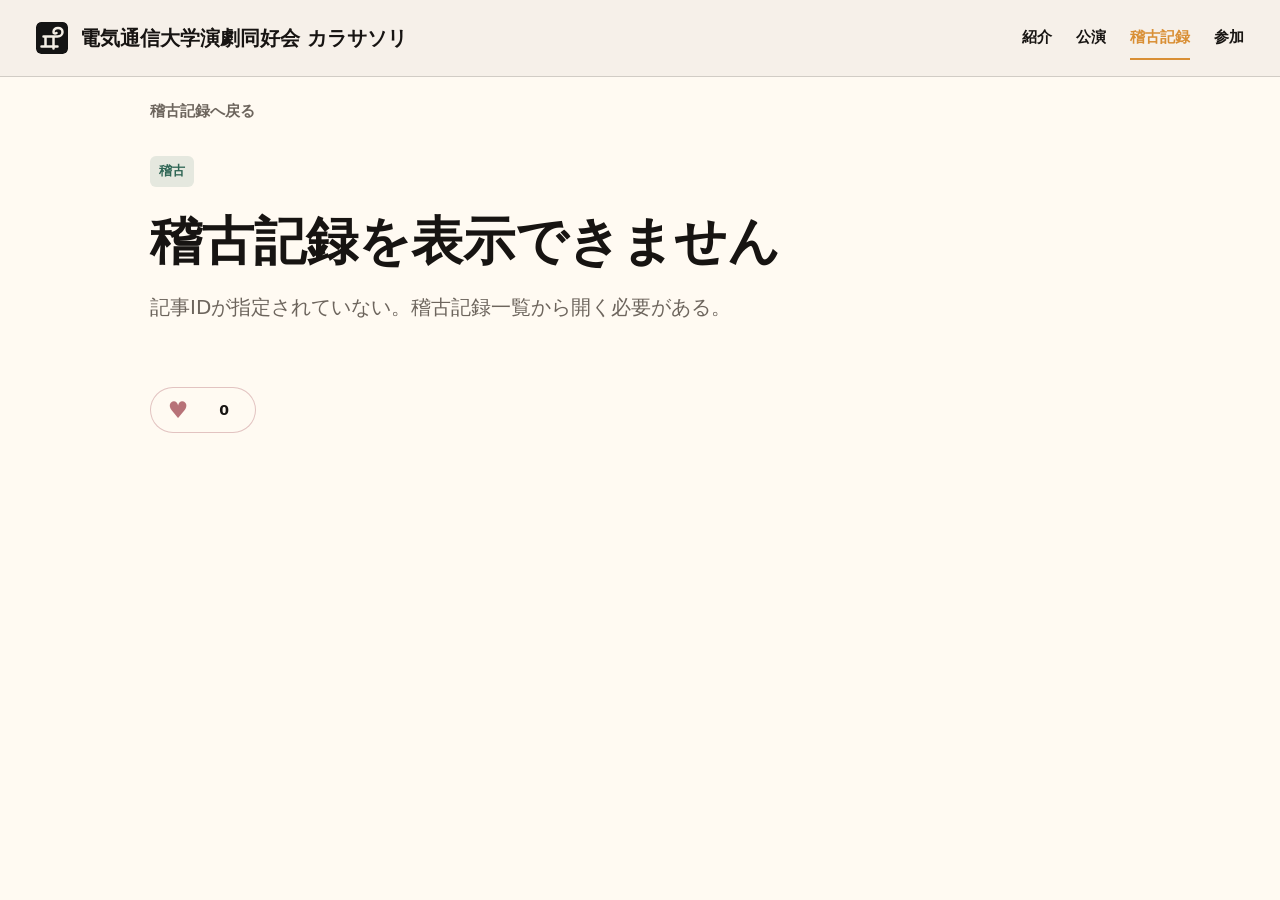
<file: article.html>
<!doctype html>
<html lang="ja">
  <head>
    <meta charset="utf-8" />
    <meta name="viewport" content="width=device-width, initial-scale=1.0, viewport-fit=cover" />
    <title>稽古記録 | 電気通信大学演劇同好会 カラサソリ</title>
    <link rel="icon" href="./assets/site-icon.svg" />
    <meta name="description" content="電気通信大学演劇同好会 カラサソリの稽古記録。稽古、制作、告知の本文を表示します。" />
    <link rel="stylesheet" href="./styles.css?v=20260713a" />
  </head>
  <body class="article-page">
    <header class="site-header is-solid" data-header>
      <a class="brand" href="./index.html#top" aria-label="電気通信大学演劇同好会 カラサソリ トップへ">
        <span class="brand-mark" aria-hidden="true"></span>
        <span>電気通信大学演劇同好会 カラサソリ</span>
      </a>
      <nav class="nav" aria-label="主要ナビゲーション">
        <a href="./index.html#about">紹介</a>
        <a href="./shows.html">公演</a>
        <a href="./journal.html" aria-current="page">稽古記録</a>
        <a href="./index.html#join">参加</a>
      </nav>
    </header>

    <main class="article-shell" data-article>
      <article class="article-detail">
        <figure class="article-hero-image" data-article-hero hidden>
          <img data-article-hero-img alt="" decoding="async" />
        </figure>
        <a class="back-link" href="./journal.html">稽古記録へ戻る</a>
        <div class="article-meta">
          <span class="card-kicker" data-article-category>稽古</span>
          <span data-article-date>読み込み中</span>
          <span data-article-author>演劇同好会</span>
        </div>
        <h1 data-article-title>稽古記録を読み込み中</h1>
        <p class="article-lead" data-article-excerpt></p>
        <button class="like-button article-like" type="button" data-article-like hidden>
          <span class="heart-icon" aria-hidden="true">♥</span>
          <strong data-article-likes>0</strong>
        </button>
        <div class="article-body" data-article-body></div>
        <section class="article-comments" data-article-comments>
          <div class="article-comments-header">
            <span class="label">comments</span>
            <h2>コメント</h2>
          </div>
          <p class="article-comment-status" data-article-comment-status aria-live="polite">コメントを確認中</p>
          <div class="article-comment-list" data-article-comment-list></div>
          <form class="article-comment-form" data-article-comment-form>
            <label>
              <span>名前</span>
              <input type="text" name="author" maxlength="30" autocomplete="name" placeholder="匿名" />
            </label>
            <label>
              <span>コメント</span>
              <textarea name="body" maxlength="800" rows="4" required></textarea>
            </label>
            <input class="comment-honeypot" type="text" name="website" tabindex="-1" autocomplete="off" aria-hidden="true" />
            <button class="button primary" type="submit">送信</button>
          </form>
        </section>
        <section class="article-related" data-article-related hidden>
          <div class="article-related-header">
            <span class="label">next read</span>
            <h2>次に読む稽古記録</h2>
          </div>
          <div class="article-related-list" data-article-related-list></div>
        </section>
      </article>
    </main>

    <script src="./article.js?v=20260627c"></script>
  </body>
</html>
</file>
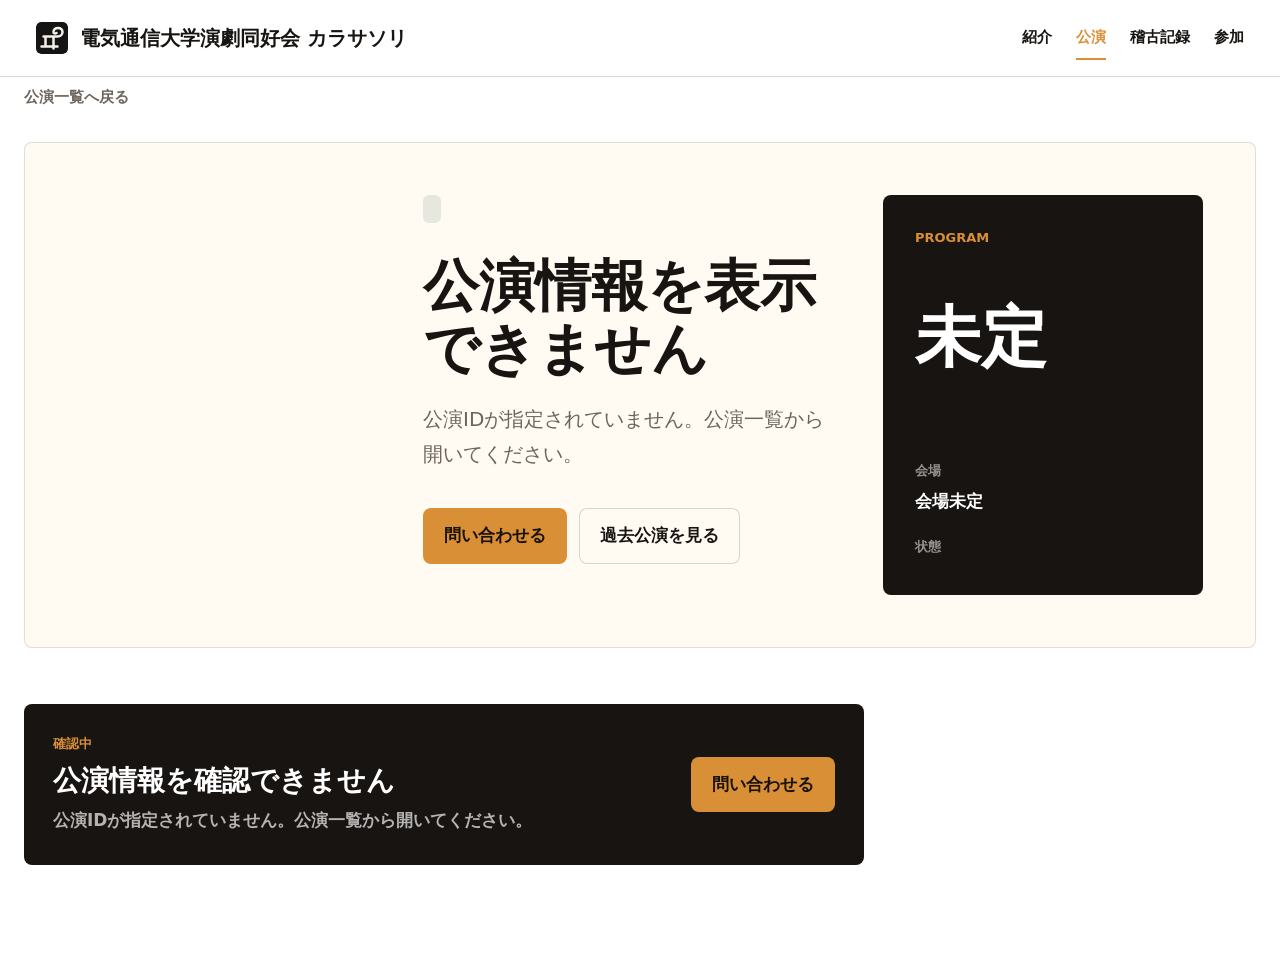
<file: show.html>
<!doctype html>
<html lang="ja">
  <head>
    <meta charset="utf-8" />
    <meta name="viewport" content="width=device-width, initial-scale=1.0, viewport-fit=cover" />
    <title>公演PR | 電気通信大学演劇同好会 カラサソリ</title>
    <link rel="icon" href="./assets/site-icon.svg" />
    <meta name="description" content="電気通信大学演劇同好会 カラサソリの公演PRページ。公演日時、会場、紹介文を表示します。" />
    <link rel="stylesheet" href="./styles.css?v=20260713a" />
  </head>
  <body class="show-page">
    <header class="site-header is-solid" data-header>
      <a class="brand" href="./index.html#top" aria-label="電気通信大学演劇同好会 カラサソリ トップへ">
        <span class="brand-mark" aria-hidden="true"></span>
        <span>電気通信大学演劇同好会 カラサソリ</span>
      </a>
      <nav class="nav" aria-label="主要ナビゲーション">
        <a href="./index.html#about">紹介</a>
        <a href="./shows.html" aria-current="page">公演</a>
        <a href="./journal.html">稽古記録</a>
        <a href="./index.html#join">参加</a>
      </nav>
    </header>

    <main class="show-pr-shell">
      <a class="back-link" href="./shows.html">公演一覧へ戻る</a>
      <article class="show-pr" data-show>
        <div class="show-pr-flyer" data-show-flyer></div>
        <div class="show-pr-main">
          <span class="card-kicker" data-show-status>読み込み中</span>
          <h1 data-show-title>公演情報を読み込み中</h1>
          <p class="show-pr-lead" data-show-body></p>
          <div class="show-pr-actions">
            <a class="button primary" href="mailto:drama2023uec@gmail.com" data-show-reservation>問い合わせる</a>
            <a class="button secondary surface" href="./shows.html">過去公演を見る</a>
          </div>
        </div>
        <aside class="show-ticket" aria-label="公演概要">
          <span class="label">program</span>
          <strong data-show-date>未定</strong>
          <span data-show-year></span>
          <dl>
            <div>
              <dt>会場</dt>
              <dd data-show-venue>会場未定</dd>
            </div>
            <div>
              <dt>状態</dt>
              <dd data-show-ticket-status>公開中</dd>
            </div>
          </dl>
        </aside>
      </article>
      <section class="show-pr-body" data-show-blocks></section>
      <section class="show-pr-after" aria-label="予約導線">
        <div>
          <span class="label" data-show-after-status>公開中</span>
          <h2 data-show-after-title>公演情報を確認する</h2>
          <p data-show-after-copy>本文を読んだあと、そのまま予約ページへ進めます。</p>
        </div>
        <a class="button primary" href="mailto:drama2023uec@gmail.com" data-show-after-reservation>問い合わせる</a>
      </section>
    </main>

    <script src="./show.js?v=20260627a"></script>
  </body>
</html>
</file>
<file: styles.css>
:root {
  color-scheme: light;
  --ink: #171412;
  --paper: #f6f0e8;
  --paper-strong: #fffaf2;
  --muted: #6d655d;
  --line: rgba(23, 20, 18, 0.16);
  --stage: #111111;
  --amber: #d98f35;
  --amber-on-light: #9a5a13;
  --red: #8f2634;
  --green: #2f6655;
  --blue: #315f78;
  --white: #ffffff;
  --display: "Hiragino Mincho ProN", "Yu Mincho", "YuMincho", "Noto Serif JP", serif;
}

* {
  box-sizing: border-box;
}

html {
  overflow-x: clip;
  scroll-behavior: smooth;
}

body {
  margin: 0;
  overflow-x: hidden;
  font-family: "Hiragino Kaku Gothic ProN", "Yu Gothic", "Noto Sans JP", system-ui, sans-serif;
  background: var(--paper);
  color: var(--ink);
  font-size: 17px;
  line-height: 1.75;
}

body::selection {
  background: rgba(217, 143, 53, 0.35);
}

a {
  color: inherit;
}

:where(a, button, input, textarea, select):focus-visible {
  outline: 2px solid var(--amber-on-light);
  outline-offset: 3px;
}

.is-hidden {
  display: none !important;
}

/* Mincho display for all headings (body and UI stay gothic) */
h1,
h2,
h3 {
  font-family: var(--display);
  font-weight: 700;
  font-feature-settings: "palt" 1;
}

h3 {
  font-weight: 600;
}

.site-header {
  position: fixed;
  z-index: 20;
  top: 0;
  left: 0;
  width: 100%;
  min-height: 74px;
  padding: 16px 36px;
  display: flex;
  align-items: center;
  justify-content: space-between;
  color: var(--white);
  transition: background 180ms ease, color 180ms ease, border-color 180ms ease;
}

.site-header.is-solid {
  background: rgba(246, 240, 232, 0.94);
  color: var(--ink);
  border-bottom: 1px solid var(--line);
  backdrop-filter: blur(16px);
}

.brand {
  display: inline-flex;
  align-items: center;
  gap: 12px;
  font-weight: 800;
  font-size: 20px;
  text-decoration: none;
}

.brand-mark {
  width: 32px;
  height: 32px;
  display: inline-block;
  flex: 0 0 auto;
  border-radius: 5px;
  background-image: url("./assets/site-icon.svg");
  background-position: center;
  background-repeat: no-repeat;
  background-size: contain;
}

.nav {
  display: flex;
  gap: 24px;
  font-size: 15px;
  font-weight: 700;
}

.nav a {
  text-decoration: none;
  padding: 8px 0;
  border-bottom: 2px solid transparent;
  transition: border-color 160ms ease, color 160ms ease, opacity 160ms ease;
}

.nav a:hover,
.nav a:focus-visible,
.nav a[aria-current="page"] {
  border-color: currentColor;
}

.nav a[aria-current="page"] {
  color: var(--amber);
}

.hero {
  position: relative;
  min-height: 86vh;
  display: grid;
  grid-template-columns: minmax(0, 1fr) minmax(320px, 390px);
  gap: clamp(28px, 5vw, 76px);
  align-items: center;
  padding: 104px max(28px, calc((100vw - 1280px) / 2)) 86px;
  overflow: hidden;
  background: var(--stage);
  color: var(--white);
}

.hero::after {
  content: "";
  position: absolute;
  inset: auto 0 0;
  height: 26vh;
  background: linear-gradient(0deg, var(--paper), rgba(246, 240, 232, 0));
  pointer-events: none;
}

.hero > picture {
  position: absolute;
  inset: 0;
}

.hero-image {
  position: absolute;
  inset: 0;
  width: 100%;
  height: 100%;
  object-fit: cover;
  object-position: center 48%;
  filter: saturate(0.92) contrast(1.16) brightness(0.82);
  transform: scale(1.055);
}

.hero-vignette {
  position: absolute;
  inset: 0;
  background:
    radial-gradient(circle at 58% 40%, rgba(217, 143, 53, 0.22), transparent 24%),
    linear-gradient(90deg, rgba(0, 0, 0, 0.9), rgba(0, 0, 0, 0.54) 45%, rgba(0, 0, 0, 0.28)),
    linear-gradient(0deg, rgba(0, 0, 0, 0.72), transparent 52%);
}

.hero-spotlight {
  position: absolute;
  left: var(--x, 55%);
  top: var(--y, 18%);
  width: 220px;
  height: 220px;
  border-radius: 50%;
  transform: translate(-50%, -50%);
  background: rgba(217, 143, 53, 0.18);
  filter: blur(48px);
  pointer-events: none;
  transition: left 80ms linear, top 80ms linear;
}

.hero-content {
  position: relative;
  z-index: 1;
  width: min(780px, 100%);
  padding-top: 60px;
}

.eyebrow,
.label {
  display: block;
  font-size: 13px;
  font-weight: 800;
  letter-spacing: 0;
  text-transform: uppercase;
}

.eyebrow,
.hero .label,
.system .label {
  color: var(--amber);
}

.label {
  color: var(--amber-on-light);
}

.hero h1 {
  margin: 10px 0 18px;
  max-width: 760px;
  font-size: clamp(54px, 6.4vw, 84px);
  line-height: 1.08;
  letter-spacing: 0;
  text-wrap: balance;
}

.hero h1 span {
  display: block;
}

.hero-title-main {
  font-size: clamp(46px, 4.6vw, 64px);
  line-height: 1.16;
}

.hero-title-sub {
  margin-top: 16px;
  color: #f1d9a4;
  font-size: clamp(24px, 2.4vw, 34px);
  font-weight: 600;
  line-height: 1.28;
}

.hero-copy {
  max-width: 680px;
  margin: 0;
  color: rgba(255, 255, 255, 0.88);
  font-size: 20px;
}

.hero-facts {
  max-width: 740px;
  margin-top: 28px;
  display: flex;
  flex-wrap: wrap;
  gap: 8px;
}

.hero-facts span {
  min-height: 38px;
  padding: 7px 12px;
  display: inline-flex;
  align-items: center;
  border: 1px solid rgba(255, 255, 255, 0.2);
  border-radius: 999px;
  background: rgba(255, 255, 255, 0.08);
  color: rgba(255, 255, 255, 0.84);
  font-size: 13px;
  font-weight: 800;
  backdrop-filter: blur(12px);
}

.hero-actions {
  display: flex;
  flex-wrap: wrap;
  gap: 12px;
  margin-top: 32px;
}

.hero-program-card {
  position: relative;
  z-index: 1;
  align-self: end;
  min-width: 0;
  min-height: 340px;
  margin-bottom: 2px;
  padding: 28px;
  border: 1px solid rgba(255, 255, 255, 0.22);
  border-radius: 8px;
  background:
    linear-gradient(180deg, rgba(255, 250, 242, 0.16), rgba(255, 250, 242, 0.08)),
    rgba(23, 20, 18, 0.58);
  box-shadow: 0 28px 70px rgba(0, 0, 0, 0.28);
  backdrop-filter: blur(18px);
}

.hero-program-main {
  display: grid;
  grid-template-columns: minmax(118px, 150px) minmax(0, 1fr);
  gap: 16px;
  align-items: start;
}

.hero-program-flyer {
  display: block;
  min-width: 0;
  color: inherit;
  text-decoration: none;
}

.hero-program-flyer .show-flyer {
  border: 1px solid rgba(255, 255, 255, 0.18);
  box-shadow: 0 18px 42px rgba(0, 0, 0, 0.28);
}

.hero-program-flyer .poster-fallback {
  padding: 13px;
}

.hero-program-flyer .poster-fallback span,
.hero-program-flyer .poster-fallback em {
  font-size: 10px;
}

.hero-program-flyer .poster-fallback strong {
  font-size: 16px;
  line-height: 1.24;
}

.hero-program-copy {
  min-width: 0;
}

.hero-program-card h2 {
  margin: 10px 0 18px;
  font-size: 30px;
  line-height: 1.2;
}

.hero-program-topline {
  display: flex;
  align-items: center;
  justify-content: space-between;
  gap: 10px;
}

.hero-program-status {
  min-height: 30px;
  padding: 5px 10px;
  display: inline-flex;
  align-items: center;
  border-radius: 999px;
  background: rgba(217, 143, 53, 0.18);
  color: #ffe2b5;
  font-size: 12px;
  font-weight: 900;
  white-space: nowrap;
}

.hero-program-card dl {
  margin: 0 0 22px;
  display: grid;
  gap: 12px;
}

.hero-program-card dl > div {
  padding-top: 10px;
  border-top: 1px solid rgba(255, 255, 255, 0.16);
}

.hero-program-card dt {
  color: rgba(255, 255, 255, 0.58);
  font-size: 12px;
  font-weight: 900;
  text-transform: uppercase;
}

.hero-program-card dd {
  margin: 2px 0 0;
  color: rgba(255, 255, 255, 0.94);
  font-weight: 900;
}

.hero-program-actions {
  display: grid;
  grid-template-columns: 1fr;
  gap: 10px;
}

.hero-program-actions .button {
  width: 100%;
  min-height: 48px;
  padding: 11px 14px;
  font-size: 15px;
}

.text-link.light {
  color: var(--white);
}

.text-link.light::after {
  border-color: rgba(255, 255, 255, 0.78);
}

.button {
  min-height: 50px;
  display: inline-flex;
  align-items: center;
  justify-content: center;
  padding: 12px 20px;
  border-radius: 8px;
  font: inherit;
  font-weight: 800;
  text-decoration: none;
  border: 1px solid transparent;
  cursor: pointer;
  transition: transform 160ms ease, background 160ms ease, border-color 160ms ease;
}

@media (hover: hover) and (pointer: fine) {
  .button:hover {
    transform: translateY(-2px);
  }
}

.button.primary {
  background: var(--amber);
  color: #17110a;
}

.button.secondary {
  color: var(--white);
  border-color: rgba(255, 255, 255, 0.42);
  background: rgba(255, 255, 255, 0.08);
}

.button.surface {
  color: var(--ink);
  border-color: var(--line);
  background: var(--paper-strong);
}

.button.dark {
  background: var(--ink);
  color: var(--white);
}

.section {
  max-width: 1280px;
  margin: 0 auto;
  padding: 104px 28px;
}

.section-heading {
  max-width: 840px;
  margin-bottom: 40px;
}

.section-heading.with-controls {
  max-width: none;
  display: flex;
  gap: 24px;
  align-items: end;
  justify-content: space-between;
}

.section-heading h2,
.join-copy h2,
.system-panel h2 {
  margin: 8px 0 10px;
  font-size: 42px;
  line-height: 1.2;
}

.section-heading p,
.join-copy p,
.about-text p {
  margin: 0;
  color: var(--muted);
}

.section.about {
  position: relative;
  max-width: none;
  min-height: 680px;
  margin: 0;
  padding: 0;
  overflow: hidden;
  background: #0f0d0b;
  color: #fff8e8;
}

.about-slideshow,
.about-wash {
  position: absolute;
  inset: 0;
}

.about-slideshow {
  z-index: 0;
  overflow: hidden;
  contain: paint;
  background: #0f0d0b;
}

.about-slide {
  position: absolute;
  inset: 0;
  display: block;
  opacity: 0;
  background-position: center;
  background-size: cover;
  filter: saturate(0.84) contrast(1.08) brightness(0.84);
  transform: scale(1.035);
  animation: aboutSlideShow 32s infinite;
}

.about-slide-01 {
  background-image: url("./assets/about-slide-01.webp");
  background-position: center 48%;
  animation-delay: 0s;
}

.about-slide-03 {
  background-image: url("./assets/about-slide-03.webp");
  background-position: center 58%;
  animation-delay: 8s;
}

.about-slide-07 {
  background-image: url("./assets/about-slide-07.webp");
  background-position: center 50%;
  animation-delay: 16s;
}

.about-slide-09 {
  background-image: url("./assets/about-slide-09.webp");
  background-position: center 48%;
  animation-delay: 24s;
}

.about-wash {
  z-index: 1;
  background:
    linear-gradient(90deg, rgba(15, 13, 11, 0.96) 0%, rgba(15, 13, 11, 0.82) 38%, rgba(15, 13, 11, 0.34) 68%, rgba(15, 13, 11, 0.1) 100%),
    linear-gradient(0deg, rgba(15, 13, 11, 0.86), rgba(15, 13, 11, 0.2) 56%, rgba(15, 13, 11, 0.36)),
    radial-gradient(circle at 82% 22%, rgba(217, 143, 53, 0.22), transparent 30%);
}

.about .section-heading,
.about-layout {
  position: relative;
  z-index: 2;
  max-width: min(1280px, 100%);
  margin-left: 0;
  margin-right: auto;
  padding-right: clamp(24px, 5vw, 76px);
  padding-left: clamp(24px, 5vw, 76px);
}

.about .section-heading {
  max-width: min(900px, 100%);
  padding-top: 110px;
  margin-bottom: 36px;
}

.about .section-heading .label,
.about-note .label {
  color: #e8c47c;
}

.about .section-heading h2 {
  color: #fff8e8;
}

.about .section-heading p,
.about-text p {
  color: rgba(255, 248, 232, 0.82);
}

.about-layout {
  display: grid;
  grid-template-columns: minmax(0, 760px) minmax(220px, 300px);
  gap: clamp(42px, 7vw, 96px);
  align-items: start;
  justify-content: space-between;
  padding-bottom: 110px;
}

.about-text {
  max-width: 760px;
  padding-top: 4px;
  display: grid;
  align-content: start;
  gap: 16px;
  font-size: 18px;
}

.about-note {
  padding: 26px 0 28px;
  border-top: 1px solid rgba(255, 248, 232, 0.18);
}

.about-note:last-child {
  border-bottom: 1px solid rgba(255, 248, 232, 0.18);
}

.about-note .label {
  display: inline-block;
  margin-bottom: 12px;
}

.metrics {
  width: min(100%, 300px);
  justify-self: start;
  align-self: end;
  display: grid;
  gap: 10px;
  grid-template-columns: 1fr;
}

.metrics div {
  min-height: 98px;
  padding: 18px 20px;
  display: flex;
  flex-direction: column;
  justify-content: space-between;
  border: 1px solid rgba(255, 248, 232, 0.2);
  background: rgba(255, 248, 232, 0.085);
  backdrop-filter: blur(12px);
  box-shadow: 0 12px 30px rgba(0, 0, 0, 0.18);
}

.metrics strong {
  font-size: clamp(28px, 3.2vw, 38px);
  line-height: 1;
  color: #e8c47c;
}

.metrics span,
.metrics small {
  color: rgba(255, 248, 232, 0.72);
  font-weight: 700;
  font-size: 14px;
}

.metrics small {
  display: block;
  margin-top: 4px;
  color: rgba(255, 248, 232, 0.58);
  font-size: 13px;
  line-height: 1.35;
}

@media (min-width: 1100px) {
  .hero-program-card {
    transform: translateX(clamp(-48px, -2.4vw, -24px));
  }

  .about-layout {
    max-width: none;
    width: 100%;
  }

  .metrics {
    justify-self: end;
    transform: translateX(clamp(28px, 4vw, 52px));
  }
}

@keyframes aboutSlideShow {
  0% {
    opacity: 0;
    transform: scale(1.018);
  }

  8% {
    opacity: 1;
    transform: scale(1.012);
  }

  25% {
    opacity: 1;
    transform: scale(1.02);
  }

  33% {
    opacity: 0;
    transform: scale(1.036);
  }

  100% {
    opacity: 0;
    transform: scale(1.036);
  }
}

@media (prefers-reduced-motion: reduce) {
  .about-slide {
    animation: none;
  }

  .about-slide-01 {
    opacity: 1;
    transform: none;
  }
}

.show-grid,
.post-grid {
  display: grid;
  grid-template-columns: repeat(3, minmax(0, 1fr));
  gap: 24px;
}

.journal > .post-grid {
  grid-template-columns: repeat(2, minmax(0, 1fr));
}

.show-grid {
  grid-template-columns: minmax(0, 1fr) 360px;
  align-items: stretch;
  gap: 28px;
}

.show-grid-single {
  grid-template-columns: minmax(0, 1fr);
}

.featured-show-card {
  min-height: 0;
  padding: 0;
  display: grid;
  grid-template-columns: minmax(0, 400px) minmax(0, 1fr);
  gap: 0;
  overflow: hidden;
  border: 1px solid var(--line);
  border-radius: 8px;
  background: var(--paper-strong);
}

.program-feature {
  height: 100%;
}

.program-poster-panel {
  position: relative;
  min-width: 0;
  padding: 0;
  overflow: hidden;
  aspect-ratio: 210 / 297;
  background: #171412;
}

.program-poster-panel .show-flyer.is-large {
  width: 100%;
  height: 100%;
  max-width: none;
  margin: 0;
  object-fit: cover;
  border-radius: 0;
  box-shadow: none;
}

.program-date-badge {
  position: absolute;
  top: 40px;
  left: 40px;
  min-width: 96px;
  padding: 12px 14px;
  display: grid;
  gap: 2px;
  border-radius: 8px;
  background: rgba(255, 250, 242, 0.94);
  color: var(--ink);
  box-shadow: 0 14px 32px rgba(23, 20, 18, 0.22);
}

.program-date-badge strong {
  font-size: 32px;
  line-height: 1;
}

.program-date-badge span {
  color: var(--muted);
  font-size: 13px;
  font-weight: 900;
}

.featured-show-copy {
  min-width: 0;
  display: flex;
  flex-direction: column;
  justify-content: center;
}

.program-feature-copy {
  padding: 44px;
}

.program-status-row {
  display: flex;
  flex-wrap: wrap;
  align-items: center;
  gap: 10px;
}

.featured-show-copy h3 {
  margin: 18px 0 14px;
  font-size: 40px;
  line-height: 1.24;
}

.program-title-prefix,
.program-title-quoted {
  display: block;
}

.program-title-quoted {
  width: fit-content;
  max-width: 100%;
  white-space: normal;
  overflow-wrap: anywhere;
}

.featured-show-copy p {
  margin: 0;
  color: var(--muted);
}

.program-action-note {
  margin-top: 16px;
  padding-left: 16px;
  border-left: 3px solid var(--amber);
  color: var(--ink);
  font-size: 15px;
  font-weight: 900;
}

.show-facts {
  margin: 28px 0;
  display: grid;
  gap: 14px;
}

.program-facts {
  grid-template-columns: repeat(3, minmax(0, 1fr));
  padding: 18px 0;
  border-top: 1px solid rgba(23, 20, 18, 0.12);
  border-bottom: 1px solid rgba(23, 20, 18, 0.12);
}

.show-facts div {
  display: grid;
  gap: 2px;
}

.show-facts dt {
  color: var(--muted);
  font-size: 13px;
  font-weight: 900;
}

.show-facts dd {
  margin: 0;
  font-size: 17px;
  font-weight: 900;
}

.program-actions {
  margin-top: auto;
  display: flex;
  flex-wrap: wrap;
  gap: 12px;
}

.mini-show-list {
  display: grid;
  gap: 16px;
}

.program-next-list {
  height: 100%;
  padding: 18px;
  align-content: start;
  border: 1px solid var(--line);
  border-radius: 8px;
  background: #ffffff;
}

.program-next-header {
  margin-bottom: 12px;
  display: flex;
  align-items: center;
  justify-content: space-between;
  gap: 12px;
}

.program-next-header strong {
  font-size: 16px;
}

.mini-show-card {
  min-height: 0;
  padding: 14px;
  display: grid;
  grid-template-columns: 96px minmax(0, 1fr);
  gap: 14px;
  border: 1px solid var(--line);
  border-radius: 8px;
  background: var(--paper-strong);
}

.mini-show-card h3 {
  margin: 10px 0 7px;
  font-size: 17px;
  line-height: 1.35;
}

.mini-show-card h3 a {
  text-decoration: none;
}

.mini-show-card p {
  margin: 0;
  color: var(--muted);
  font-size: 13px;
  font-weight: 800;
}

.mini-show-link {
  display: inline-flex;
  width: fit-content;
  margin-top: 12px;
  color: var(--red);
  font-size: 13px;
  font-weight: 900;
  text-decoration: none;
}

.mini-show-link::after {
  content: " ->";
}

.mini-show-meta {
  display: flex;
  flex-wrap: wrap;
  align-items: center;
  gap: 8px;
  color: var(--muted);
  font-size: 12px;
  font-weight: 900;
}

.mini-show-meta .card-kicker {
  min-height: 24px;
  padding: 2px 7px;
  font-size: 11px;
}

.flyer-link {
  display: block;
  color: inherit;
  text-decoration: none;
}

.show-flyer {
  width: 100%;
  aspect-ratio: 210 / 297;
  display: block;
  border-radius: 6px;
  object-fit: cover;
  background: #111111;
  box-shadow: 0 18px 42px rgba(23, 20, 18, 0.18);
}

.show-flyer.is-large {
  height: auto;
  min-height: 0;
}

.show-flyer-gallery {
  display: grid;
  gap: 12px;
  max-width: 100%;
}

.show-flyer-viewport {
  max-width: 100%;
  overflow: hidden;
  border-radius: 6px;
}

.show-flyer-track {
  display: flex;
  min-width: 0;
  transition: transform 240ms ease;
  will-change: transform;
}

.show-flyer-slide {
  flex: 0 0 100%;
  margin: 0;
}

.show-flyer-controls {
  display: grid;
  grid-template-columns: 40px minmax(0, 1fr) auto 40px;
  gap: 8px;
  align-items: center;
}

.show-flyer-nav {
  width: 40px;
  height: 40px;
  display: grid;
  place-items: center;
  border: 1px solid rgba(23, 20, 18, 0.18);
  border-radius: 8px;
  background: #ffffff;
  color: var(--ink);
  font: inherit;
  font-size: 24px;
  font-weight: 900;
  line-height: 1;
  cursor: pointer;
}

.show-flyer-nav:disabled {
  cursor: default;
  opacity: 0.34;
}

.show-flyer-dots {
  display: flex;
  flex-wrap: wrap;
  justify-content: center;
  gap: 7px;
}

.show-flyer-dot {
  width: 10px;
  height: 10px;
  padding: 0;
  border: 1px solid rgba(143, 38, 52, 0.42);
  border-radius: 50%;
  background: rgba(143, 38, 52, 0.14);
  cursor: pointer;
}

.show-flyer-dot.is-active,
.show-flyer-dot[aria-current="true"] {
  background: var(--red);
}

.show-flyer-count {
  color: var(--muted);
  font-size: 13px;
  font-weight: 900;
  white-space: nowrap;
}

.poster-fallback {
  padding: 22px;
  display: flex;
  flex-direction: column;
  justify-content: space-between;
  overflow: hidden;
  background:
    linear-gradient(135deg, rgba(217, 143, 53, 0.92), rgba(143, 38, 52, 0.92)),
    var(--ink);
  color: var(--white);
}

.poster-fallback > span,
.poster-fallback > em {
  max-width: 100%;
  overflow: hidden;
  text-overflow: ellipsis;
  font-size: 13px;
  font-style: normal;
  font-weight: 900;
  letter-spacing: 0;
  text-transform: uppercase;
  white-space: nowrap;
}

.poster-fallback strong {
  display: -webkit-box;
  overflow: hidden;
  -webkit-box-orient: vertical;
  -webkit-line-clamp: 5;
  font-size: clamp(18px, 4vw, 34px);
  line-height: 1.12;
}

.mini-show-card .poster-fallback {
  padding: 9px;
}

.mini-show-card .poster-fallback > span,
.mini-show-card .poster-fallback > em {
  font-size: 10px;
}

.mini-show-card .poster-fallback strong {
  font-size: 13px;
  line-height: 1.2;
  -webkit-line-clamp: 4;
}

.pickup-panel {
  margin: -8px 0 28px;
}

.pickup-card {
  min-height: 240px;
  display: grid;
  grid-template-columns: 130px minmax(0, 1fr) 170px;
  align-items: center;
  gap: 26px;
  padding: 28px;
  border: 1px solid rgba(143, 38, 52, 0.24);
  border-radius: 8px;
  background: #fff6e8;
  color: inherit;
  text-decoration: none;
  transition: transform 180ms ease, box-shadow 180ms ease;
}

.pickup-card:hover {
  transform: translateY(-3px);
  box-shadow: 0 18px 42px rgba(23, 20, 18, 0.12);
}

.pickup-card h3 {
  margin: 14px 0 10px;
  font-size: 30px;
  line-height: 1.3;
}

.pickup-card p {
  margin: 0;
  color: var(--muted);
}

.pickup-meta {
  display: grid;
  gap: 10px;
  color: var(--muted);
  font-size: 14px;
  font-weight: 800;
  text-align: right;
}

.pickup-meta strong {
  color: var(--red);
  font-size: 20px;
}

.home-pickup-card {
  min-height: 0;
  grid-template-columns: minmax(0, 1fr) 340px;
  align-items: stretch;
  gap: 0;
  padding: 0;
  overflow: hidden;
  border-color: rgba(23, 20, 18, 0.12);
  background: var(--paper-strong);
}

.home-pickup-card.has-image {
  grid-template-columns: minmax(250px, 0.82fr) minmax(0, 1fr) 340px;
}

.home-pickup-card:hover {
  box-shadow: 0 16px 36px rgba(23, 20, 18, 0.1);
}

.home-pickup-image {
  min-width: 0;
  min-height: 100%;
  display: block;
  overflow: hidden;
  background: rgba(23, 20, 18, 0.08);
  color: inherit;
  text-decoration: none;
}

.home-pickup-image img {
  width: 100%;
  height: 100%;
  min-height: 400px;
  display: block;
  object-fit: cover;
}

.home-pickup-copy {
  min-width: 0;
  padding: 36px 38px;
  color: inherit;
  text-decoration: none;
}

.pickup-label-row {
  display: flex;
  flex-wrap: wrap;
  align-items: center;
  justify-content: space-between;
  gap: 10px;
}

.pickup-like-note {
  min-height: 28px;
  padding: 4px 10px;
  border-radius: 6px;
  background: rgba(47, 102, 85, 0.12);
  color: var(--green);
  font-size: 14px;
  font-weight: 900;
  line-height: 1;
  display: inline-flex;
  align-items: center;
}

.pickup-reason {
  width: fit-content;
  max-width: 100%;
  margin-top: 18px;
  display: inline-flex;
  padding: 7px 11px;
  border: 1px solid rgba(22, 106, 112, 0.22);
  border-radius: 999px;
  background: rgba(22, 106, 112, 0.08);
  color: #166a70;
  font-size: 13px;
  font-weight: 900;
  line-height: 1.5;
}

.home-pickup-kickers {
  margin-top: 16px;
  display: flex;
  flex-wrap: wrap;
  align-items: center;
  gap: 12px;
  color: var(--muted);
  font-size: 14px;
  font-weight: 800;
}

.home-pickup-card h3 {
  max-width: 780px;
  margin: 18px 0 14px;
  font-size: 34px;
  line-height: 1.34;
  overflow-wrap: anywhere;
}

.home-pickup-card p {
  max-width: 760px;
  margin-bottom: 20px;
  display: -webkit-box;
  overflow: hidden;
  font-size: 17px;
  line-height: 1.9;
  -webkit-box-orient: vertical;
  -webkit-line-clamp: 3;
}

.pickup-side-list {
  min-width: 0;
  display: grid;
  grid-template-rows: auto 1fr 1fr;
  align-content: stretch;
  border-left: 1px solid rgba(23, 20, 18, 0.1);
  background: #fffdfa;
}

.pickup-side-list.compact {
  margin-top: 18px;
  border: 1px solid rgba(23, 20, 18, 0.08);
  border-radius: 8px;
  background: #fff;
}

.pickup-side-heading {
  min-width: 0;
  padding: 20px 24px 16px;
  display: grid;
  gap: 4px;
  border-bottom: 1px solid rgba(23, 20, 18, 0.1);
  background: rgba(22, 106, 112, 0.06);
}

.pickup-side-heading span {
  color: var(--blue);
  font-size: 12px;
  font-weight: 900;
  line-height: 1;
  text-transform: uppercase;
}

.pickup-side-heading strong {
  color: var(--ink);
  font-size: 16px;
  font-weight: 900;
  line-height: 1.35;
}

.pickup-side-link {
  min-width: 0;
  display: grid;
  align-content: center;
  gap: 10px;
  padding: 24px;
  color: inherit;
  text-decoration: none;
  border-bottom: 1px solid rgba(23, 20, 18, 0.1);
  transition: background-color 180ms ease, color 180ms ease;
}

.pickup-side-link:last-child {
  border-bottom: 0;
}

.pickup-side-link:hover {
  background: #fff6e8;
  color: var(--red);
}

.pickup-side-link span {
  color: var(--muted);
  font-size: 13px;
  font-weight: 900;
}

.pickup-side-link em {
  width: fit-content;
  padding: 0;
  border-radius: 0;
  background: transparent;
  color: var(--blue);
  font-size: 12px;
  font-style: normal;
  font-weight: 900;
  line-height: 1.3;
  text-transform: uppercase;
}

.pickup-side-link strong {
  display: -webkit-box;
  overflow: hidden;
  font-size: 17px;
  line-height: 1.55;
  -webkit-box-orient: vertical;
  -webkit-line-clamp: 3;
}

.home-pickup-score {
  min-height: 100%;
  padding: 28px 20px;
  display: grid;
  place-items: center;
  align-content: center;
  gap: 2px;
  border-left: 1px solid rgba(23, 20, 18, 0.1);
  background: #ffffff;
  color: var(--red);
  text-align: center;
}

.home-pickup-score span {
  width: 48px;
  height: 48px;
  display: grid;
  place-items: center;
  border-radius: 50%;
  background: rgba(143, 38, 52, 0.1);
  font-size: 25px;
}

.home-pickup-score strong {
  margin-top: 8px;
  color: var(--ink);
  font-size: 38px;
  line-height: 1;
}

.home-pickup-score em {
  color: var(--muted);
  font-size: 12px;
  font-style: normal;
  font-weight: 900;
  letter-spacing: 0;
  text-transform: uppercase;
}

.show-card,
.post-card {
  position: relative;
  isolation: isolate;
  min-height: 290px;
  border: 1px solid var(--line);
  border-radius: 8px;
  background: var(--paper-strong);
  padding: 26px;
  display: flex;
  flex-direction: column;
  justify-content: space-between;
  color: inherit;
  transition: transform 180ms ease, box-shadow 180ms ease;
}

.post-card {
  overflow: hidden;
  box-shadow: 0 10px 28px rgba(23, 20, 18, 0.06);
}

.post-card::before {
  content: "";
  position: absolute;
  inset: 0 0 auto;
  height: 4px;
  background: linear-gradient(90deg, var(--red), var(--amber) 52%, var(--blue));
  opacity: 0;
  transition: opacity 180ms ease;
}

.show-card:hover,
.post-card:hover {
  transform: translateY(-4px);
  box-shadow: 0 18px 42px rgba(23, 20, 18, 0.12);
}

.post-card:hover::before,
.post-card:focus-within::before {
  opacity: 1;
}

.show-date {
  width: 80px;
  height: 80px;
  border-radius: 8px;
  display: grid;
  place-items: center;
  background: var(--ink);
  color: var(--white);
  font-weight: 900;
  line-height: 1.05;
  text-align: center;
}

.show-date span {
  display: block;
  font-size: 13px;
  color: var(--amber);
}

.show-card-link {
  display: block;
  color: inherit;
  text-decoration: none;
}

.post-card-link {
  min-width: 0;
  display: flex;
  flex: 1 1 auto;
  flex-direction: column;
  color: inherit;
  text-decoration: none;
}

.post-card-link::after {
  content: "";
  position: absolute;
  inset: 0;
  z-index: 1;
}

.post-card-link:focus-visible {
  outline: 3px solid rgba(217, 143, 53, 0.72);
  outline-offset: 5px;
}

.post-card-image {
  width: calc(100% + 52px);
  margin: -26px -26px 22px;
  aspect-ratio: 16 / 9;
  overflow: hidden;
  background: rgba(23, 20, 18, 0.08);
}

.post-card-image img {
  width: 100%;
  height: 100%;
  display: block;
  object-fit: cover;
}

.text-link {
  width: fit-content;
  color: var(--red);
  font-size: 14px;
  font-weight: 900;
  text-decoration: none;
}

.text-link:hover {
  text-decoration: underline;
}

.text-link.light:hover {
  color: var(--amber);
}

.post-author-row {
  display: flex;
  flex-wrap: wrap;
  align-items: center;
  gap: 9px;
  color: var(--muted);
  font-size: 13px;
  font-weight: 800;
}

.author-avatar {
  width: 28px;
  height: 28px;
  display: grid;
  place-items: center;
  border-radius: 50%;
  background: var(--ink);
  color: var(--white);
  font-size: 12px;
  line-height: 1;
}

.post-author-name {
  color: var(--ink);
}

.post-date {
  white-space: nowrap;
}

.post-date::before {
  content: "/";
  margin-right: 8px;
  color: rgba(109, 101, 93, 0.7);
}

.card-kicker {
  display: inline-flex;
  align-items: center;
  align-self: flex-start;
  min-height: 28px;
  padding: 4px 9px;
  border-radius: 6px;
  background: rgba(47, 102, 85, 0.12);
  color: var(--green);
  font-size: 13px;
  font-weight: 800;
}

.show-card h3,
.post-card h3 {
  margin: 20px 0 10px;
  font-size: 25px;
  line-height: 1.35;
  overflow-wrap: anywhere;
  transition: color 160ms ease;
}

.show-card p,
.post-card p {
  margin: 0;
  color: var(--muted);
}

.post-card p {
  display: -webkit-box;
  overflow: hidden;
  line-height: 1.8;
  -webkit-box-orient: vertical;
  -webkit-line-clamp: 4;
}

.post-card:hover h3 {
  color: var(--red);
}

.post-read-more {
  width: fit-content;
  margin-top: 18px;
  color: var(--red);
  font-size: 14px;
  font-weight: 900;
  text-decoration: underline;
  text-underline-offset: 4px;
  text-decoration-thickness: 1px;
}

.article-page {
  background: var(--paper-strong);
}

.article-shell {
  width: min(980px, calc(100% - 48px));
  margin: 0 auto;
  padding: 96px 0 96px;
}

.back-link {
  display: inline-flex;
  margin-bottom: 32px;
  color: var(--muted);
  font-size: 15px;
  font-weight: 800;
  text-decoration: none;
}

.back-link:hover {
  color: var(--ink);
}

.article-detail {
  padding-top: 0;
}

.article-hero-image {
  width: 100vw;
  max-width: none;
  height: clamp(220px, 22vw, 340px);
  margin: 0 calc(50% - 50vw) 44px;
  margin-left: calc(50% - 50vw);
  margin-right: calc(50% - 50vw);
  overflow: hidden;
  border-radius: 0;
  background: rgba(23, 20, 18, 0.08);
  box-shadow: none;
}

.article-hero-image[hidden] {
  display: none;
}

.article-hero-image img {
  width: 100%;
  height: 100%;
  display: block;
  object-fit: cover;
  object-position: center center;
}

.article-meta {
  display: flex;
  flex-wrap: wrap;
  align-items: center;
  gap: 14px;
  color: var(--muted);
  font-size: 14px;
  font-weight: 800;
}

.article-detail h1 {
  margin: 24px 0 18px;
  font-size: 52px;
  line-height: 1.18;
  letter-spacing: 0;
  overflow-wrap: anywhere;
}

.article-like {
  min-width: 172px;
  margin: 0 0 32px;
}

.article-lead {
  margin: 0 0 44px;
  color: var(--muted);
  font-size: 20px;
}

.article-body {
  max-width: 840px;
  color: var(--ink);
}

.article-body h2 {
  margin: 42px 0 14px;
  font-size: 31px;
  line-height: 1.35;
}

.article-body h3 {
  margin: 32px 0 12px;
  font-size: 24px;
}

.article-body p,
.article-body li {
  font-size: 18px;
}

.article-body blockquote {
  margin: 32px 0;
  padding: 22px 26px;
  border-left: 4px solid var(--amber);
  background: var(--paper);
  color: var(--muted);
  font-weight: 700;
}

.article-image,
.show-body-image {
  margin: 38px 0;
}

.notion-image img {
  width: min(100%, var(--image-natural-width, 100%));
  max-width: 100%;
  height: auto;
  display: block;
  object-fit: contain;
  border-radius: 8px;
  background: rgba(23, 20, 18, 0.08);
  box-shadow: 0 18px 42px rgba(23, 20, 18, 0.12);
}

.notion-image figcaption {
  margin-top: 10px;
  color: var(--muted);
  font-size: 14px;
  font-weight: 800;
  line-height: 1.6;
}

.article-comments {
  max-width: 840px;
  margin-top: 60px;
  padding-top: 34px;
  border-top: 1px solid var(--line);
}

.article-comments-header {
  display: flex;
  align-items: end;
  justify-content: space-between;
  gap: 22px;
  margin-bottom: 18px;
}

.article-comments-header h2 {
  margin: 0;
  font-size: 28px;
  line-height: 1.35;
}

.article-comment-status {
  margin: 0 0 20px;
  color: var(--muted);
  font-size: 14px;
  font-weight: 800;
}

.article-comment-list {
  display: grid;
  gap: 14px;
}

.article-comment {
  padding: 18px 20px;
  border: 1px solid var(--line);
  border-radius: 8px;
  background: var(--paper);
}

.article-comment-meta {
  display: flex;
  flex-wrap: wrap;
  align-items: center;
  justify-content: space-between;
  gap: 10px;
  margin-bottom: 10px;
  color: var(--muted);
  font-size: 13px;
  font-weight: 800;
}

.article-comment-meta strong {
  color: var(--ink);
}

.article-comment p {
  margin: 0;
  font-size: 16px;
  line-height: 1.85;
}

.article-comment-form {
  margin-top: 22px;
  display: grid;
  gap: 14px;
}

.article-comment-form label {
  display: grid;
  gap: 8px;
  color: var(--muted);
  font-size: 13px;
  font-weight: 900;
}

.article-comment-form input,
.article-comment-form textarea {
  width: 100%;
  border: 1px solid var(--line);
  border-radius: 8px;
  background: var(--paper-strong);
  color: var(--ink);
  font: inherit;
  font-size: 16px;
}

.article-comment-form input {
  min-height: 46px;
  padding: 0 14px;
}

.article-comment-form textarea {
  min-height: 120px;
  padding: 12px 14px;
  resize: vertical;
}

.article-comment-form input:focus,
.article-comment-form textarea:focus {
  border-color: rgba(143, 38, 52, 0.46);
  outline: 3px solid rgba(143, 38, 52, 0.16);
  outline-offset: 0;
}

.article-comment-form button {
  justify-self: start;
}

.article-comment-form:has(:disabled) {
  opacity: 0.76;
}

.comment-honeypot {
  position: absolute;
  left: -9999px;
  width: 1px;
  height: 1px;
  opacity: 0;
  pointer-events: none;
}

.article-related {
  margin-top: 60px;
  padding-top: 34px;
  border-top: 1px solid var(--line);
}

.article-related-header {
  display: flex;
  align-items: end;
  justify-content: space-between;
  gap: 22px;
  margin-bottom: 22px;
}

.article-related-header h2 {
  margin: 0;
  font-size: 28px;
  line-height: 1.35;
}

.article-related-list {
  display: grid;
  grid-template-columns: repeat(2, minmax(0, 1fr));
  gap: 18px;
}

.article-related-card {
  display: grid;
  gap: 12px;
  min-width: 0;
  padding: 22px;
  border: 1px solid rgba(30, 27, 24, 0.12);
  border-radius: 8px;
  background: rgba(255, 255, 255, 0.58);
  color: var(--ink);
  text-decoration: none;
  box-shadow: 0 16px 34px rgba(30, 27, 24, 0.08);
  transition:
    border-color 180ms ease,
    box-shadow 180ms ease,
    transform 180ms ease;
}

.article-related-card:hover,
.article-related-card:focus-visible {
  border-color: rgba(129, 23, 23, 0.36);
  box-shadow: 0 20px 40px rgba(30, 27, 24, 0.12);
  transform: translateY(-2px);
  outline: none;
}

.article-related-card strong {
  font-size: 20px;
  line-height: 1.45;
}

.article-related-card small {
  color: var(--muted);
  font-size: 13px;
  font-weight: 800;
}

.article-related-card em {
  width: fit-content;
  color: var(--red);
  font-size: 14px;
  font-style: normal;
  font-weight: 900;
  text-decoration: underline;
  text-underline-offset: 4px;
  text-decoration-thickness: 1px;
}

.card-footer {
  position: relative;
  z-index: 2;
  margin-top: 28px;
  display: flex;
  align-items: center;
  justify-content: space-between;
  gap: 12px;
  color: var(--muted);
  font-size: 14px;
  font-weight: 700;
}

.like-button {
  position: relative;
  z-index: 3;
  width: fit-content;
  min-width: 92px;
  min-height: 46px;
  margin-top: 18px;
  display: inline-flex;
  align-items: center;
  justify-content: space-between;
  gap: 12px;
  border: 1px solid rgba(143, 38, 52, 0.26);
  border-radius: 999px;
  background: var(--paper-strong);
  color: var(--red);
  font: inherit;
  font-size: 14px;
  font-weight: 900;
  cursor: pointer;
}

.heart-icon {
  width: 42px;
  height: 42px;
  display: grid;
  place-items: center;
  border-radius: 50%;
  color: rgba(143, 38, 52, 0.64);
  font-size: 23px;
  line-height: 1;
}

.like-button strong {
  min-width: 38px;
  min-height: 42px;
  display: grid;
  place-items: center;
  padding-right: 12px;
  color: var(--ink);
}

.like-button:hover:not(:disabled) {
  background: rgba(143, 38, 52, 0.08);
}

.like-button:focus-visible {
  outline: 3px solid rgba(143, 38, 52, 0.36);
  outline-offset: 3px;
}

.like-button:disabled {
  cursor: default;
  opacity: 0.72;
}

.like-button.is-liked {
  background: rgba(143, 38, 52, 0.1);
  border-color: rgba(143, 38, 52, 0.38);
  box-shadow: inset 0 0 0 1px rgba(143, 38, 52, 0.18);
}

.like-button.is-liked .heart-icon {
  background: var(--red);
  color: var(--white);
}

.journal-actions {
  margin-top: 30px;
  display: flex;
  flex-wrap: wrap;
  justify-content: center;
  gap: 12px;
}

.archive-page {
  background: #ffffff;
}

.archive-shell {
  padding-top: 70px;
}

.archive-page .site-header.is-solid {
  background: rgba(255, 255, 255, 0.96);
}

.archive-page .archive-hero {
  max-width: 1180px;
}

.archive-page .section-heading.with-controls {
  padding-bottom: 34px;
  border-bottom: 1px solid rgba(23, 20, 18, 0.1);
}

.archive-hero h1 {
  margin: 8px 0 10px;
  font-size: 48px;
  line-height: 1.18;
}

.archive-layout {
  display: grid;
  grid-template-columns: minmax(0, 1fr) 340px;
  gap: 56px;
  align-items: start;
  min-width: 0;
}

.archive-feed {
  min-width: 0;
}

.archive-side {
  position: sticky;
  top: 96px;
}

.archive-page .post-grid {
  display: grid;
  grid-template-columns: 1fr;
  gap: 18px;
}

.archive-page .post-card {
  min-height: 0;
  min-width: 0;
  padding: 24px;
  display: grid;
  grid-template-columns: minmax(0, 1fr) auto;
  gap: 18px 22px;
  border: 1px solid rgba(23, 20, 18, 0.1);
  border-radius: 8px;
  background: #ffffff;
  box-shadow: 0 12px 32px rgba(23, 20, 18, 0.07);
}

.archive-page .post-card:hover {
  transform: translateY(-2px);
  box-shadow: 0 18px 42px rgba(23, 20, 18, 0.1);
}

.archive-page .post-card::before {
  display: none;
}

.archive-page .post-card-link {
  grid-column: 1 / -1;
  min-width: 0;
  max-width: 100%;
  display: grid;
  grid-template-columns: minmax(0, 1fr) minmax(150px, 220px);
  gap: 6px 24px;
  align-items: start;
}

.archive-page .post-card-image {
  grid-column: 2;
  grid-row: 1 / span 5;
  width: 100%;
  margin: 0;
  border-radius: 8px;
}

.archive-page .post-author-row {
  grid-column: 1;
  margin-bottom: 14px;
}

.archive-page .post-card h3 {
  grid-column: 1;
  max-width: 840px;
  margin: 0 0 12px;
  font-size: 28px;
  line-height: 1.45;
  word-break: auto-phrase;
}

.archive-page .post-card p {
  grid-column: 1;
  max-width: 800px;
  font-size: 16px;
  line-height: 1.8;
  overflow-wrap: anywhere;
}

.archive-page .post-read-more {
  grid-column: 1;
}

.archive-page .card-footer {
  margin-top: 20px;
  justify-content: start;
}

.archive-page .like-button {
  grid-column: 2;
  grid-row: 2;
  align-self: end;
  margin-top: 20px;
}

.archive-page .pickup-panel {
  margin: 0;
}

.archive-page .pickup-card {
  min-height: 0;
  display: block;
  padding: 24px;
  border-color: rgba(23, 20, 18, 0.1);
  background: #fafafa;
}

.archive-page .pickup-card:hover {
  transform: none;
  box-shadow: none;
}

.archive-page .pickup-card h3 {
  margin: 12px 0 10px;
  font-size: 21px;
  line-height: 1.55;
}

.archive-page .pickup-card p {
  font-size: 15px;
  line-height: 1.75;
}

.archive-pickup-main {
  display: block;
  color: inherit;
  text-decoration: none;
}

.archive-pickup-main .card-kicker {
  margin-top: 16px;
}

.archive-pickup-main:hover h3 {
  color: var(--red);
}

.archive-page .pickup-meta {
  margin-top: 18px;
  text-align: left;
}

.archive-page .pickup-side-link {
  padding: 16px;
}

.archive-page .pickup-side-link strong {
  font-size: 15px;
  line-height: 1.55;
  overflow-wrap: anywhere;
}

.archive-status {
  margin: 32px 0 0;
  color: var(--muted);
  font-size: 14px;
  font-weight: 800;
}

.pagination {
  margin-top: 40px;
  display: flex;
  flex-wrap: wrap;
  justify-content: flex-start;
  gap: 8px;
}

.pagination button {
  width: 48px;
  height: 48px;
  border: 1px solid var(--line);
  border-radius: 8px;
  background: var(--paper-strong);
  color: var(--ink);
  font: inherit;
  font-weight: 900;
  cursor: pointer;
}

.pagination button.active {
  background: var(--ink);
  color: var(--white);
}

.shows-page,
.show-page {
  background: #ffffff;
}

.shows-page .site-header.is-solid,
.show-page .site-header.is-solid {
  background: rgba(255, 255, 255, 0.96);
}

.shows-shell,
.show-pr-shell {
  padding-top: 82px;
}

.shows-archive h1 {
  margin: 8px 0 10px;
  font-size: 50px;
  line-height: 1.18;
}

.show-archive-block {
  margin-top: 52px;
}

.archive-section-title {
  min-height: 56px;
  display: flex;
  align-items: center;
  justify-content: space-between;
  gap: 18px;
  border-bottom: 1px solid rgba(23, 20, 18, 0.12);
}

.archive-section-title h2 {
  margin: 0;
  font-size: 28px;
}

.archive-section-title span {
  color: var(--muted);
  font-size: 14px;
  font-weight: 900;
}

.show-list {
  display: grid;
  grid-template-columns: repeat(3, minmax(0, 1fr));
  gap: 28px;
  padding-top: 30px;
}

.show-row {
  min-width: 0;
  display: flex;
  flex-direction: column;
  gap: 18px;
}

.show-row-featured {
  grid-column: 1 / -1;
  display: grid;
  grid-template-columns: minmax(0, 380px) minmax(0, 1fr);
  align-items: center;
  gap: 36px;
  padding: 32px;
  border: 1px solid var(--line);
  border-radius: 8px;
  background: #fffaf2;
}

.show-row-featured .show-row-poster {
  max-width: 380px;
}

.show-row-main {
  min-width: 0;
  display: flex;
  flex: 1 1 auto;
  flex-direction: column;
}

.show-row-content {
  flex: 1 1 auto;
  min-width: 0;
}

.show-row-status {
  display: flex;
  flex-wrap: wrap;
  align-items: center;
  gap: 12px;
}

.show-row h3 {
  margin: 14px 0 10px;
  font-size: 24px;
  line-height: 1.35;
  overflow-wrap: anywhere;
}

.show-row-featured h3 {
  font-size: 40px;
  line-height: 1.22;
}

.show-row h3 a {
  color: inherit;
  text-decoration: none;
}

.show-row p {
  margin: 0;
  color: var(--muted);
  font-size: 16px;
  overflow-wrap: anywhere;
}

.show-row-meta {
  display: grid;
  grid-template-columns: minmax(88px, auto) minmax(0, 1fr);
  align-items: baseline;
  align-content: start;
  column-gap: 16px;
  row-gap: 6px;
  min-height: 52px;
  margin-top: 18px;
  color: var(--muted);
  font-size: 14px;
  font-weight: 800;
}

.show-row-date {
  color: var(--ink);
  font-weight: 900;
}

.show-row-venue {
  min-width: 0;
  overflow-wrap: anywhere;
}

.show-row-actions {
  margin-top: 16px;
  display: flex;
  flex-wrap: wrap;
  gap: 10px;
}

.show-row-past .show-row-actions {
  justify-content: center;
}

.show-row-poster {
  display: block;
  color: inherit;
  text-decoration: none;
}

.empty-state {
  margin: 26px 0 0;
  padding: 22px 24px;
  border: 1px solid rgba(23, 20, 18, 0.12);
  border-radius: 8px;
  background: rgba(255, 250, 242, 0.72);
  color: var(--muted);
  font-weight: 800;
}

.loading-note {
  display: grid;
  grid-template-columns: 12px minmax(0, 1fr);
  gap: 6px 12px;
  align-items: center;
  max-width: 700px;
  padding: 22px 24px;
  border: 1px solid rgba(23, 20, 18, 0.12);
  border-radius: 8px;
  background: #fffaf2;
  color: var(--ink);
}

.loading-note strong {
  font-size: 17px;
  line-height: 1.4;
}

.loading-note p {
  grid-column: 2;
  margin: 0;
  color: var(--muted);
  font-size: 14px;
  font-weight: 800;
  line-height: 1.6;
}

.loading-dot {
  width: 10px;
  height: 10px;
  border-radius: 999px;
  background: var(--amber);
  box-shadow: 0 0 0 0 rgba(217, 143, 53, 0.36);
  animation: loadingPulse 1.4s ease-out infinite;
}

.loading-poster {
  background:
    linear-gradient(135deg, rgba(217, 143, 53, 0.18), transparent 45%),
    #171412;
}

.button[aria-disabled="true"],
.button:disabled {
  pointer-events: none;
  opacity: 0.62;
}

@keyframes loadingPulse {
  70% {
    box-shadow: 0 0 0 10px rgba(217, 143, 53, 0);
  }
  100% {
    box-shadow: 0 0 0 0 rgba(217, 143, 53, 0);
  }
}

@media (prefers-reduced-motion: reduce) {
  .loading-dot {
    animation: none;
  }
}

.show-pr-shell {
  width: min(1240px, calc(100% - 48px));
  margin: 0 auto;
  padding-bottom: 104px;
}

.show-pr {
  display: grid;
  grid-template-columns: minmax(300px, 0.54fr) minmax(0, 1fr) 320px;
  gap: 46px;
  align-items: stretch;
  padding: 52px;
  border: 1px solid rgba(23, 20, 18, 0.12);
  border-radius: 8px;
  background: #fffaf2;
}

.show-pr-flyer {
  min-width: 0;
}

.show-pr-main h1 {
  margin: 22px 0 22px;
  font-size: 56px;
  line-height: 1.12;
  overflow-wrap: anywhere;
}

.show-pr-lead {
  max-width: 760px;
  margin: 0;
  color: var(--muted);
  font-size: 20px;
  overflow-wrap: anywhere;
}

.show-pr-actions {
  margin-top: 36px;
  display: flex;
  flex-wrap: wrap;
  gap: 12px;
}

.show-ticket {
  min-height: 400px;
  padding: 32px;
  display: flex;
  flex-direction: column;
  justify-content: space-between;
  border-radius: 8px;
  background: var(--ink);
  color: var(--white);
}

.show-ticket .label {
  color: var(--amber);
}

.show-ticket strong {
  display: block;
  margin-top: 26px;
  font-size: 66px;
  line-height: 1;
}

.show-ticket > span:not(.label) {
  color: rgba(255, 255, 255, 0.66);
  font-weight: 900;
}

.show-ticket dl {
  margin: 32px 0 0;
  display: grid;
  gap: 20px;
}

.show-ticket div {
  display: grid;
  gap: 4px;
}

.show-ticket dt {
  color: rgba(255, 255, 255, 0.54);
  font-size: 13px;
  font-weight: 900;
}

.show-ticket dd {
  margin: 0;
  font-weight: 900;
}

.show-pr-body {
  max-width: 840px;
  margin-top: 56px;
}

.show-pr-body h2 {
  margin: 40px 0 14px;
  font-size: 31px;
}

.show-pr-body h3 {
  margin: 32px 0 12px;
  font-size: 24px;
}

.show-pr-body p,
.show-pr-body li {
  font-size: 18px;
}

.show-detail-section {
  margin-top: 40px;
}

.show-detail-grid {
  margin: 16px 0 0;
  display: grid;
  gap: 12px;
}

.show-detail-grid div {
  display: grid;
  grid-template-columns: 128px minmax(0, 1fr);
  gap: 18px;
  padding: 14px 0;
  border-top: 1px solid rgba(23, 20, 18, 0.1);
}

.show-detail-grid dt {
  color: var(--muted);
  font-size: 14px;
  font-weight: 900;
}

.show-detail-grid dd {
  margin: 0;
  font-weight: 800;
  overflow-wrap: anywhere;
}

.show-detail-list {
  margin: 16px 0 0;
  padding-left: 1.2em;
}

.source-note {
  margin-top: 40px;
  padding-top: 18px;
  border-top: 1px solid rgba(23, 20, 18, 0.1);
  color: var(--muted);
  font-size: 14px;
  font-weight: 800;
}

.source-note a {
  color: var(--red);
  text-underline-offset: 4px;
}

.show-pr-body blockquote {
  margin: 32px 0;
  padding: 22px 26px;
  border-left: 4px solid var(--amber);
  background: var(--paper);
  color: var(--muted);
  font-weight: 700;
}

.show-pr-after {
  max-width: 840px;
  margin-top: 40px;
  padding: 28px;
  display: grid;
  grid-template-columns: minmax(0, 1fr) auto;
  gap: 22px;
  align-items: center;
  border: 1px solid rgba(23, 20, 18, 0.12);
  border-radius: 8px;
  background: var(--ink);
  color: var(--white);
}

.show-pr-after .label {
  color: var(--amber);
}

.show-pr-after h2 {
  margin: 8px 0 8px;
  color: var(--white);
  font-size: 28px;
  line-height: 1.22;
  overflow-wrap: anywhere;
}

.show-pr-after p {
  margin: 0;
  color: rgba(255, 255, 255, 0.68);
  font-weight: 800;
}

.show-pr-after .button {
  white-space: nowrap;
}

.archive-page .segmented {
  border-radius: 999px;
  background: #f7f7f7;
}

.archive-page .segmented button {
  border-radius: 999px;
}

.segmented {
  min-width: 372px;
  display: grid;
  grid-template-columns: repeat(6, 1fr);
  gap: 4px;
  padding: 4px;
  border: 1px solid var(--line);
  border-radius: 8px;
  background: var(--paper-strong);
}

.segmented button {
  min-height: 42px;
  border: 0;
  border-radius: 6px;
  background: transparent;
  color: var(--muted);
  font: inherit;
  font-size: 14px;
  font-weight: 800;
  white-space: nowrap;
  cursor: pointer;
}

.segmented button.active {
  background: var(--ink);
  color: var(--white);
}

.system {
  position: relative;
  max-width: none;
  padding: clamp(86px, 9vw, 132px) 0;
  overflow: hidden;
  background: #171412;
  color: #fff8e8;
}

.system::before,
.system::after {
  content: "";
  position: absolute;
  inset: 0;
  pointer-events: none;
}

.system::before {
  background:
    radial-gradient(circle at 18% 12%, rgba(232, 196, 124, 0.28), transparent 28%),
    radial-gradient(circle at 88% 72%, rgba(49, 95, 120, 0.22), transparent 34%),
    linear-gradient(135deg, rgba(23, 20, 18, 0.1), rgba(23, 20, 18, 0.92) 70%);
}

.system::after {
  opacity: 0.26;
  background:
    linear-gradient(90deg, transparent 0 31px, rgba(255, 248, 232, 0.08) 32px),
    linear-gradient(0deg, rgba(255, 248, 232, 0.05), transparent 34%);
  background-size: 32px 100%, 100% 100%;
}

.system-panel {
  position: relative;
  z-index: 1;
  width: min(1280px, calc(100% - 56px));
  max-width: none;
  margin: 0 auto;
  padding: 0;
}

.system-panel > div {
  max-width: 760px;
}

.system-panel .label {
  color: #e8c47c;
}

.system-panel h2 {
  color: #fff8e8;
}

.flow {
  position: relative;
  list-style: none;
  padding: 0;
  margin: 40px 0 0;
  display: grid;
  grid-template-columns: repeat(3, minmax(0, 1fr));
  gap: 0;
  overflow: hidden;
  border: 1px solid rgba(255, 248, 232, 0.16);
  border-radius: 8px;
  background: rgba(255, 248, 232, 0.08);
  box-shadow: 0 30px 74px rgba(0, 0, 0, 0.28);
}

.flow li {
  position: relative;
  min-height: 330px;
  padding: clamp(32px, 3.2vw, 46px);
  border-left: 1px solid rgba(255, 248, 232, 0.12);
  background:
    linear-gradient(180deg, rgba(255, 248, 232, 0.12), rgba(255, 248, 232, 0.04)),
    rgba(23, 20, 18, 0.62);
}

.flow li:first-child {
  border-left: 0;
}

.flow li::before {
  content: "";
  position: absolute;
  top: 60px;
  right: 0;
  left: 0;
  height: 1px;
  background: linear-gradient(90deg, rgba(232, 196, 124, 0.08), rgba(232, 196, 124, 0.52), rgba(232, 196, 124, 0.08));
}

.flow li::after {
  content: "";
  position: absolute;
  top: 53px;
  left: clamp(40px, 3.6vw, 54px);
  width: 15px;
  height: 15px;
  border: 1px solid rgba(232, 196, 124, 0.7);
  border-radius: 50%;
  background: #171412;
  box-shadow: 0 0 24px rgba(232, 196, 124, 0.44);
}

.flow span {
  position: relative;
  z-index: 1;
  width: 58px;
  height: 58px;
  display: inline-grid;
  place-items: center;
  border: 1px solid rgba(232, 196, 124, 0.52);
  border-radius: 50%;
  background: rgba(23, 20, 18, 0.9);
  color: #e8c47c;
  font-size: 14px;
  font-weight: 900;
}

.flow strong {
  display: block;
  margin: 34px 0 14px;
  color: #fff8e8;
  font-size: clamp(25px, 2.4vw, 32px);
  line-height: 1.32;
}

.flow p {
  margin: 0;
  color: rgba(255, 248, 232, 0.72);
  line-height: 1.95;
}

.join {
  display: flex;
  align-items: center;
  justify-content: space-between;
  gap: 40px;
}

.join-copy {
  max-width: 800px;
}

.join-details {
  margin: 28px 0 0;
  display: grid;
  grid-template-columns: repeat(2, minmax(0, 1fr));
  gap: 16px 22px;
}

.join-details div {
  min-width: 0;
  padding-top: 14px;
  border-top: 1px solid rgba(23, 20, 18, 0.12);
}

.join-details dt {
  color: var(--muted);
  font-size: 13px;
  font-weight: 900;
}

.join-details dd {
  margin: 3px 0 0;
  font-weight: 900;
  overflow-wrap: anywhere;
}

.role-list {
  list-style: none;
  margin: 22px 0 0;
  padding: 0;
  display: flex;
  flex-wrap: wrap;
  gap: 8px;
}

.role-list li {
  padding: 6px 12px;
  border: 1px solid rgba(23, 20, 18, 0.14);
  border-radius: 999px;
  background: rgba(255, 250, 242, 0.78);
  font-size: 13px;
  font-weight: 900;
}

.join-actions {
  display: grid;
  gap: 10px;
  min-width: 260px;
}

.footer {
  min-height: 96px;
  padding: 28px;
  display: flex;
  align-items: center;
  justify-content: space-between;
  gap: 24px;
  background: var(--ink);
  color: rgba(255, 255, 255, 0.72);
  font-size: 14px;
}

.reveal {
  opacity: 1;
  transform: translateY(0);
  transition: opacity 520ms ease, transform 520ms ease;
}

.reveal.is-visible {
  opacity: 1;
  transform: translateY(0);
}

@media (max-width: 820px) {
  .site-header {
    padding: 12px 18px;
  }

  .brand {
    font-size: 18px;
  }

  .brand-mark {
    width: 28px;
    height: 28px;
  }

  .nav {
    gap: 12px;
    font-size: 13px;
  }

  .hero {
    min-height: 80vh;
    grid-template-columns: 1fr;
    gap: 24px;
    align-items: end;
    padding: 96px 24px 54px;
  }

  .hero-content {
    padding-top: 0;
  }

  .hero-program-card {
    width: min(100%, 520px);
    min-height: 320px;
    margin-bottom: 0;
  }

  .hero h1 {
    font-size: 46px;
  }

  .hero-title-main {
    font-size: 46px;
  }

  .hero-title-sub {
    font-size: 28px;
  }

  .hero-copy {
    font-size: 18px;
  }

  .about-layout,
  .show-grid,
  .post-grid,
  .featured-show-card,
  .show-row-featured,
  .show-list,
  .flow {
    grid-template-columns: 1fr;
  }

  .system {
    padding: 82px 0;
  }

  .flow li {
    min-height: 0;
    padding: 30px 26px 32px 92px;
    border-left: 0;
    border-top: 1px solid rgba(255, 248, 232, 0.12);
  }

  .flow li:first-child {
    border-top: 0;
  }

  .flow li::before {
    top: 0;
    right: auto;
    bottom: 0;
    left: 48px;
    width: 1px;
    height: auto;
    background: linear-gradient(180deg, rgba(232, 196, 124, 0.08), rgba(232, 196, 124, 0.48), rgba(232, 196, 124, 0.08));
  }

  .flow li::after {
    top: 42px;
    left: 40px;
  }

  .flow span {
    position: absolute;
    top: 24px;
    left: 22px;
    width: 58px;
    height: 58px;
  }

  .flow strong {
    margin-top: 0;
  }

  .section.about {
    min-height: 0;
  }

  .about .section-heading {
    padding-top: 76px;
  }

  .about-layout {
    align-items: start;
    padding-bottom: 76px;
  }

  .about-wash {
    background:
      linear-gradient(180deg, rgba(15, 13, 11, 0.18) 0%, rgba(15, 13, 11, 0.56) 34%, rgba(15, 13, 11, 0.94) 62%, rgba(15, 13, 11, 0.98) 100%),
      radial-gradient(circle at 76% 12%, rgba(217, 143, 53, 0.18), transparent 34%);
  }

  .metrics {
    width: min(100%, 540px);
    justify-self: end;
    align-self: start;
    grid-template-columns: repeat(2, minmax(0, 1fr));
  }

  .metrics div {
    min-height: 92px;
    padding: 16px 18px;
    border: 1px solid rgba(255, 248, 232, 0.2);
  }

  .metrics div:first-child {
    border: 1px solid rgba(255, 248, 232, 0.2);
  }

  .about-media {
    min-height: 0;
    grid-template-columns: minmax(0, 1fr) minmax(150px, 0.5fr);
    gap: 18px;
  }

  .about-photo-frame {
    position: static;
    width: 100%;
  }

  .about-photo-float {
    aspect-ratio: 7 / 11;
  }

  .metrics {
    width: min(100%, 540px);
    margin: 0;
  }

  .featured-show-card {
    min-height: 0;
  }

  .program-feature {
    grid-template-columns: 180px minmax(0, 1fr);
    align-items: start;
  }

  .program-feature-copy {
    padding: 28px;
  }

  .featured-show-copy h3 {
    font-size: 32px;
  }

  .program-poster-panel {
    padding: 0;
  }

  .program-poster-panel .show-flyer.is-large {
    width: 100%;
    height: 100%;
  }

  .program-date-badge {
    top: 32px;
    left: 32px;
  }

  .show-flyer.is-large {
    height: auto;
    min-height: 0;
  }

  .pickup-card {
    grid-template-columns: 1fr;
  }

  .home-pickup-card {
    grid-template-columns: 1fr;
    gap: 0;
  }

  .home-pickup-card.has-image {
    grid-template-columns: 1fr;
  }

  .home-pickup-image img {
    min-height: 240px;
    max-height: 340px;
  }

  .home-pickup-copy {
    padding: 22px;
  }

  .home-pickup-score {
    min-height: 0;
    padding: 14px 22px;
    display: flex;
    justify-content: flex-start;
    border-left: 0;
    border-top: 1px solid rgba(23, 20, 18, 0.1);
  }

  .home-pickup-score strong {
    margin-top: 0;
    font-size: 26px;
  }

  .pickup-side-list {
    border-left: 0;
    border-top: 1px solid rgba(23, 20, 18, 0.1);
  }

  .pickup-side-link {
    padding: 16px 22px;
  }

  .pickup-meta {
    text-align: left;
  }

  .archive-layout {
    grid-template-columns: 1fr;
    gap: 28px;
  }

  .archive-side {
    position: static;
    order: 0;
  }

  .archive-page .pickup-panel {
    margin-top: 36px;
  }

  .archive-page .post-card {
    grid-template-columns: 1fr;
  }

  .archive-page .post-card-link {
    grid-template-columns: 1fr;
  }

  .archive-page .post-card-image {
    grid-column: 1;
    grid-row: auto;
    margin-bottom: 14px;
  }

  .archive-page .post-card h3,
  .archive-page .post-card p {
    max-width: 100%;
  }

  .archive-page .like-button {
    grid-column: 1;
    grid-row: auto;
  }

  .show-pr {
    grid-template-columns: 1fr;
    gap: 30px;
    padding: 34px;
  }

  .show-pr-flyer {
    width: min(100%, 430px);
    margin: 0 auto;
  }

  .show-row-meta {
    grid-template-columns: 1fr;
    min-height: 0;
    justify-items: start;
    text-align: left;
  }

  .show-pr-main h1 {
    font-size: 44px;
  }

  .program-facts {
    grid-template-columns: 1fr;
  }

  .metrics {
    grid-template-columns: repeat(2, minmax(0, 1fr));
  }

  .section-heading.with-controls,
  .join {
    align-items: stretch;
    flex-direction: column;
  }

  .join-actions {
    min-width: 0;
  }

  .segmented {
    min-width: 0;
    width: 100%;
  }

  .article-detail h1 {
    font-size: 42px;
  }
}

@media (max-width: 620px) {
  .site-header {
    position: absolute;
    min-height: 104px;
    display: grid;
    align-content: start;
    gap: 8px;
    padding: 12px 18px 10px;
  }

  .brand {
    width: fit-content;
  }

  .nav {
    width: 100%;
    overflow-x: auto;
    gap: 8px;
    padding-bottom: 6px;
    scrollbar-width: none;
  }

  .nav::-webkit-scrollbar {
    display: none;
  }

  .nav a {
    min-width: 42px;
    min-height: 34px;
    display: inline-flex;
    align-items: center;
    justify-content: center;
    flex: 0 0 auto;
    padding: 6px 4px;
  }

  .hero {
    min-height: 86vh;
    padding: 136px 18px 42px;
  }

  .hero-image {
    transform: none;
  }

  .hero-content {
    width: 100%;
    min-width: 0;
  }

  .hero h1 {
    font-size: 34px;
  }

  .hero-title-main {
    font-size: 38px;
  }

  .hero-title-sub {
    font-size: 23px;
  }

  .hero-copy {
    max-width: 100%;
    word-break: normal;
    line-break: strict;
    overflow-wrap: anywhere;
  }

  .hero-facts {
    display: none;
  }

  .hero-actions {
    display: grid;
    grid-template-columns: 1fr;
    margin-top: 24px;
  }

  .hero-program-card {
    width: 100%;
    max-width: calc(100vw - 36px);
    min-height: 265px;
    padding: 16px;
    overflow: hidden;
  }

  .hero-program-main {
    grid-template-columns: 104px minmax(0, 1fr);
    gap: 12px;
  }

  .hero-program-card h2 {
    margin: 8px 0 12px;
    font-size: 21px;
    line-height: 1.28;
    word-break: normal;
    line-break: strict;
    overflow-wrap: anywhere;
  }

  .hero-program-flyer .poster-fallback {
    padding: 9px;
  }

  .hero-program-flyer .poster-fallback strong {
    font-size: 13px;
  }

  .hero-program-topline {
    align-items: flex-start;
    flex-direction: column;
  }

  .hero-program-card dl {
    margin-bottom: 14px;
    grid-template-columns: 1fr;
    gap: 8px;
  }

  .hero-program-card dl > div {
    padding-top: 8px;
  }

  .hero-program-actions {
    grid-template-columns: 1fr;
  }

  .hero-program-actions .button {
    width: 100%;
    min-height: 44px;
    padding: 9px 10px;
    font-size: 14px;
  }

  .section {
    padding: 56px 18px;
  }

  .journal > .post-grid {
    grid-template-columns: 1fr;
  }

  .archive-layout,
  .archive-feed,
  .archive-page .post-grid,
  .archive-page .post-card,
  .archive-page .post-card-link {
    width: 100%;
    max-width: 100%;
  }

  .archive-page .post-card h3 {
    font-size: 22px;
    line-height: 1.45;
    max-inline-size: 100%;
    word-break: normal;
    line-break: strict;
    overflow-wrap: anywhere;
  }

  .archive-page .pickup-card h3,
  .archive-page .pickup-card p,
  .archive-page .pickup-reason,
  .archive-page .pickup-side-link strong,
  .archive-page .section-heading p {
    word-break: normal;
    overflow-wrap: anywhere;
  }

  .home-pickup-copy {
    padding: 22px 18px;
  }

  .home-pickup-image img {
    min-height: 200px;
    max-height: 280px;
  }

  .pickup-reason {
    margin-top: 12px;
    padding: 5px 8px;
    font-size: 11px;
    line-height: 1.45;
  }

  .home-pickup-kickers {
    margin-top: 12px;
    gap: 8px;
  }

  .home-pickup-card h3 {
    margin: 12px 0 10px;
    font-size: 25px;
    line-height: 1.36;
  }

  .home-pickup-card p {
    margin-bottom: 14px;
    font-size: 15px;
    line-height: 1.75;
  }

  .pickup-side-list {
    display: grid;
    grid-template-columns: 1fr;
  }

  .pickup-side-link {
    gap: 6px;
    padding: 14px 18px;
  }

  .pickup-side-link strong {
    font-size: 15px;
    line-height: 1.45;
    -webkit-line-clamp: 2;
  }

  .section-heading h2,
  .join-copy h2,
  .system-panel h2 {
    font-size: 31px;
  }

  .about .section-heading {
    padding-top: 52px;
  }

  .about-layout {
    gap: 24px;
    padding-bottom: 52px;
  }

  .about-note {
    padding: 16px 0 18px;
  }

  .about-media {
    grid-template-columns: 1fr;
    grid-template-areas:
      "main"
      "side"
      "metrics";
  }

  .about-photo-frame {
    min-height: 0;
    aspect-ratio: 16 / 10;
  }

  .about-photo-float img {
    object-position: center 66%;
  }

  .metrics {
    width: 100%;
    grid-template-columns: repeat(2, minmax(0, 1fr));
  }

  .metrics div {
    min-height: 88px;
    padding: 16px 18px;
    border: 1px solid rgba(255, 248, 232, 0.2);
  }

  .metrics div:first-child {
    border: 1px solid rgba(255, 248, 232, 0.2);
  }

  .footer {
    align-items: flex-start;
    flex-direction: column;
  }

  .article-shell {
    width: calc(100% - 36px);
    padding-top: 112px;
  }

  .article-detail h1 {
    font-size: 34px;
    max-width: 100%;
    word-break: normal;
    line-break: strict;
  }

  .article-related-header {
    align-items: flex-start;
    flex-direction: column;
    gap: 8px;
  }

  .article-comments-header {
    align-items: flex-start;
    flex-direction: column;
    gap: 8px;
  }

  .article-related-list {
    grid-template-columns: 1fr;
  }

  .shows-archive h1,
  .show-pr-main h1 {
    font-size: 36px;
  }

  .show-pr-shell {
    width: 100%;
    padding-right: 18px;
    padding-left: 18px;
  }

  .show-pr {
    width: 100%;
    max-width: 100%;
    grid-template-columns: minmax(0, 1fr);
    padding: 22px;
    overflow: hidden;
  }

  .show-pr-flyer,
  .show-pr-main {
    min-width: 0;
    max-width: 100%;
  }

  .show-pr-flyer .show-flyer {
    width: 100%;
    inline-size: 100%;
    max-width: 100%;
  }

  .show-pr-main h1,
  .show-pr-lead {
    max-width: 100%;
    word-break: normal;
    line-break: strict;
  }

  .show-pr-after {
    grid-template-columns: 1fr;
    padding: 22px;
  }

  .show-pr-after .button {
    width: 100%;
  }

  .join-details {
    grid-template-columns: 1fr;
  }

  .show-detail-grid div {
    grid-template-columns: 1fr;
    gap: 4px;
  }

  .program-feature-copy {
    padding: 18px;
  }

  .program-feature {
    grid-template-columns: 112px minmax(0, 1fr);
    align-items: start;
  }

  .featured-show-copy h3 {
    margin: 12px 0 10px;
    font-size: 25px;
    line-height: 1.3;
  }

  .featured-show-copy p {
    display: -webkit-box;
    overflow: hidden;
    -webkit-box-orient: vertical;
    -webkit-line-clamp: 3;
    font-size: 14px;
    line-height: 1.65;
  }

  .program-poster-panel {
    align-self: start;
    padding: 0;
  }

  .program-facts {
    margin: 16px 0;
    padding: 12px 0;
    gap: 8px;
  }

  .program-facts dd {
    font-size: 15px;
  }

  .program-date-badge {
    top: 28px;
    left: 28px;
    min-width: 74px;
  }

  .program-date-badge strong {
    font-size: 23px;
  }

  .program-actions {
    display: grid;
  }

  .program-actions .button {
    min-height: 44px;
    padding: 9px 10px;
    font-size: 14px;
  }

  .show-row-featured {
    padding: 22px;
    gap: 22px;
  }

  .show-row-featured .show-row-poster {
    width: min(100%, 300px);
    max-width: none;
  }

  .show-row-featured h3 {
    font-size: 31px;
  }

  .show-row-actions {
    display: grid;
  }

  .mini-show-card {
    grid-template-columns: 82px minmax(0, 1fr);
  }

  .show-ticket strong {
    font-size: 48px;
  }

  .article-lead,
  .article-body p,
  .article-body li,
  .show-pr-lead,
  .show-pr-body p,
  .show-pr-body li {
    font-size: 17px;
  }
}
</file>
